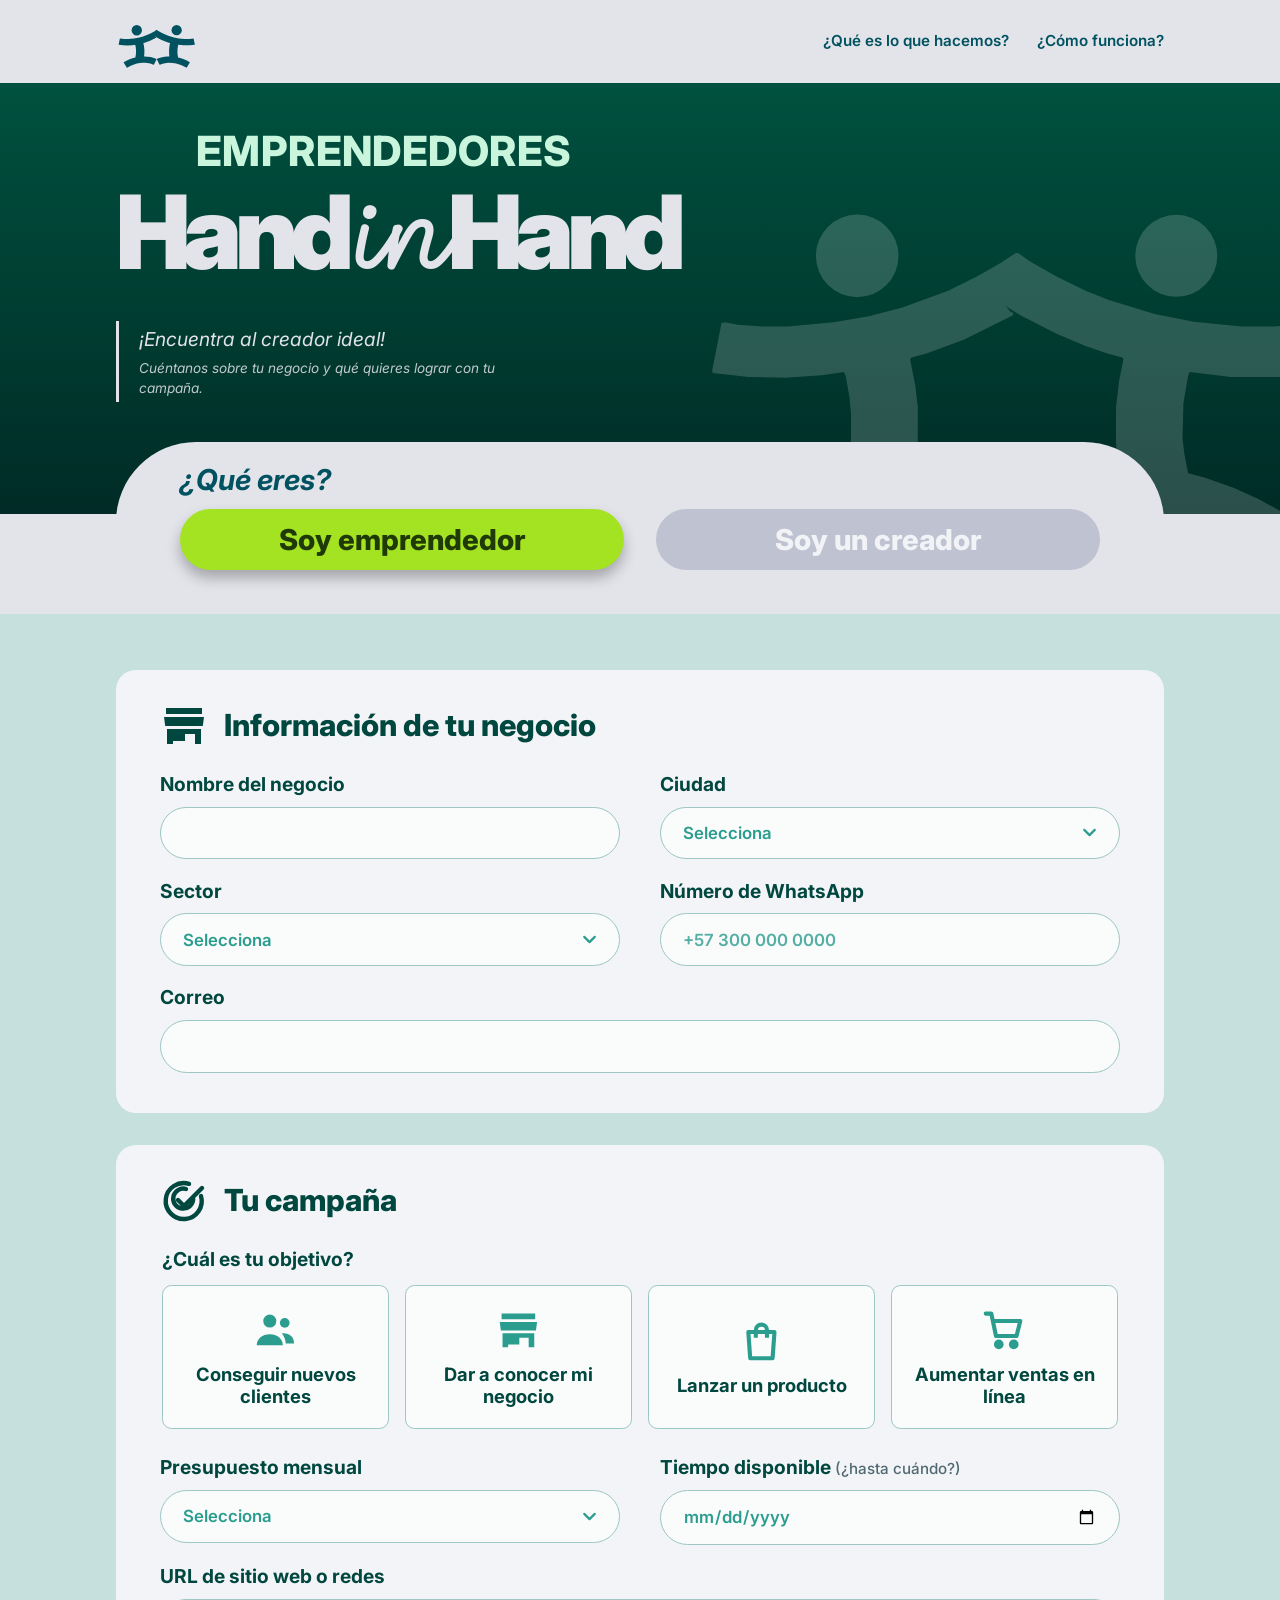
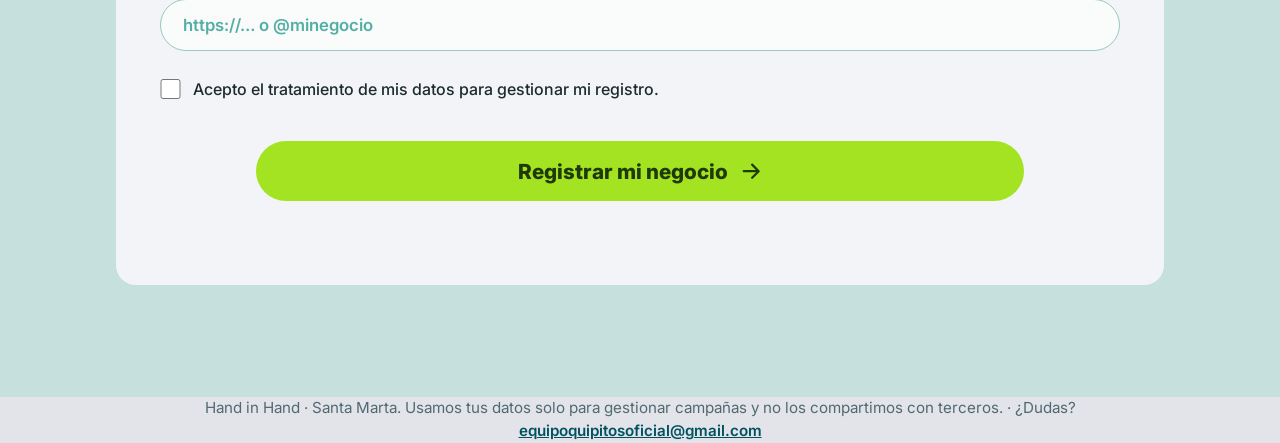
<file: registro.html>
<!DOCTYPE html>
<html lang="es">
<head>
<meta charset="UTF-8">
<meta name="viewport" content="width=device-width, initial-scale=1">
<title>Regístrate | Hand in Hand</title>
<meta name="description" content="Registra tu emprendimiento o postúlate como creador en Hand in Hand.">
<link rel="preconnect" href="https://fonts.googleapis.com">
<link rel="preconnect" href="https://fonts.gstatic.com" crossorigin>
<link href="https://fonts.googleapis.com/css2?family=Momo+Signature&family=Inter:ital,wght@0,300;0,400;0,500;0,600;0,700;0,800;0,900;1,400;1,600;1,700&display=swap" rel="stylesheet">
<style>
:root{--bg:#E3E4EA;--card:#F3F4F7;--field:#FAFBFB;--line:#9CC7C2;--dark:#00171F;--teal:#005260;--deep:#00473F;--green:#70A312;--lime:#A4E322;--cyan:#00E4E8;--mint:#C5E0DD;--acc:#2A9D8F;--text:#1d2b30;--muted:#4f6a70;--off:#BFC2D0}
*,*::before,*::after{box-sizing:border-box}
body{margin:0;background:var(--bg);color:var(--text);font:400 1rem/1.5 "Inter",system-ui,sans-serif}
h1,h2,h3,p{margin:0}
a{color:inherit}
svg{display:block}
.wrap{max-width:68rem;margin:0 auto;padding:0 1.25rem}

/* Encabezado */
.top{display:flex;justify-content:space-between;align-items:center;gap:1rem;padding-block:.9rem}
.logo{display:block;color:var(--teal)}
.logo-svg{width:5rem;height:auto;fill:currentColor}
nav{display:flex;gap:1.75rem}
nav a{text-decoration:none;font-weight:600;font-size:.95rem;color:var(--teal)}
nav a:hover{text-decoration:underline}
@media(max-width:34rem){nav a:first-child{display:none}}

/* Portada */
.hero{position:relative;overflow:hidden;background:linear-gradient(180deg,#00513F 0%,#002B26 100%);color:var(--bg);padding:3rem 0 7rem}
.hero-bg{position:absolute;right:-4%;top:10%;width:min(58%,40rem);color:#fff;opacity:.17;pointer-events:none}
.hero-bg svg{width:100%;height:auto;fill:currentColor}
.hero .wrap{position:relative}
.kicker{font:800 clamp(1.6rem,4vw,2.6rem)/1 "Inter",sans-serif;color:#C8F5DC;letter-spacing:.01em;margin-left:clamp(1rem,7vw,5rem)}
.wordmark{font:900 clamp(3rem,9vw,6.4rem)/1 "Inter",sans-serif;letter-spacing:-.075em;white-space:nowrap}
.wordmark i{font:400 .82em "Momo Signature",cursive;letter-spacing:-.02em;margin:0 .02em 0 .04em;font-style:normal}
.quote{border-left:3px solid var(--bg);padding:.25rem 0 .25rem 1.25rem;margin-top:1.75rem;max-width:26rem}
.quote p:first-child{font-style:italic;font-size:1.2rem}
.quote p+p{font-style:italic;font-size:.85rem;opacity:.85;margin-top:.25rem}

/* Selector ¿Qué eres? */
.chooser{position:relative;margin-top:-4.5rem;background:var(--bg);border-radius:5rem 5rem 0 0;padding:1.25rem 1.5rem 2.5rem}
@media(min-width:48rem){.chooser{padding:1.25rem 4rem 2.75rem}}
@media(max-width:34rem){.chooser{border-radius:2.5rem 2.5rem 0 0}}
.chooser h2{font:italic 700 1.8rem "Inter",sans-serif;color:var(--teal);margin-bottom:.75rem}
.tabs{display:grid;grid-template-columns:1fr 1fr;gap:1rem 2rem}
.tabs button{font:800 clamp(1.05rem,2.6vw,1.8rem) "Inter",sans-serif;padding:.8rem 1rem;border:0;border-radius:999px;background:var(--off);color:#F2F3F7;cursor:pointer;transition:background .2s,color .2s,box-shadow .2s}
.tabs button:hover{background:#aeb2c4}
.tabs button[aria-selected="true"]{background:var(--lime);color:#1F3A07;box-shadow:0 8px 14px rgba(0,0,0,.28)}

/* Formularios */
.forms{background:var(--mint);padding:3.5rem 0 5rem}
.box{background:var(--card);border-radius:1.25rem;padding:1.75rem 1.5rem 2rem;margin-bottom:2rem}
@media(min-width:48rem){.box{padding:2rem 2.75rem 2.5rem}}
.box h3{display:flex;align-items:center;gap:1rem;font-size:clamp(1.4rem,3vw,1.9rem);font-weight:800;color:var(--deep);margin-bottom:1.25rem}
.box h3 svg{width:3rem;height:3rem;flex:none;color:var(--deep)}
.grid{display:grid;gap:1.1rem 2.5rem}
@media(min-width:44rem){.grid{grid-template-columns:1fr 1fr}}
.full{grid-column:1/-1}
label,.lbl{display:block;font-weight:700;font-size:1.2rem;color:var(--deep)}
.opt{font-weight:500;font-size:.95rem;color:var(--muted)}
input,select{display:block;width:100%;margin-top:.5rem;font:600 1.05rem "Inter",sans-serif;color:var(--text);background:var(--field);border:1.5px solid var(--line);border-radius:999px;padding:.95rem 1.4rem;outline:none;transition:border-color .15s,box-shadow .15s}
input::placeholder{color:var(--acc);opacity:.8}
select{appearance:none;-webkit-appearance:none;color:var(--acc);cursor:pointer;background-image:url("data:image/svg+xml,%3Csvg xmlns='http://www.w3.org/2000/svg' viewBox='0 0 24 24' fill='none' stroke='%232A9D8F' stroke-width='2.5' stroke-linecap='round' stroke-linejoin='round'%3E%3Cpath d='M6 9l6 6 6-6'/%3E%3C/svg%3E");background-repeat:no-repeat;background-position:right 1.2rem center;background-size:1.3rem;padding-right:3rem}
select.filled{color:var(--text)}
input:focus,select:focus{border-color:var(--acc);box-shadow:0 0 0 4px rgba(42,157,143,.18)}
input[type=date]{color:var(--acc)}
input[type=date].filled{color:var(--text)}

/* Tarjetas de opción (objetivo / red) */
.tiles{display:grid;gap:1rem;grid-template-columns:repeat(2,1fr);margin-top:.75rem;border:0;padding:0}
@media(min-width:44rem){.tiles{grid-template-columns:repeat(4,1fr)}}
.tiles legend{padding:0;margin-bottom:.75rem}
.tile{position:relative;cursor:pointer;font-size:1.15rem}
.tile input{position:absolute;opacity:0;width:1px;height:1px;margin:0;pointer-events:none}
.tile span{display:flex;flex-direction:column;align-items:center;justify-content:center;gap:.6rem;min-height:9rem;height:100%;padding:1rem .75rem;text-align:center;background:var(--field);border:1.5px solid var(--line);border-radius:.6rem;color:var(--deep);font-weight:700;line-height:1.2;transition:background .15s,border-color .15s,transform .15s}
.tile svg{width:2.8rem;height:2.8rem;color:var(--acc)}
.tile:hover span{transform:translateY(-2px);border-color:var(--acc)}
.tile input:checked+span{background:#E6F8C8;border-color:var(--green);box-shadow:inset 0 0 0 2px var(--green)}
.tile input:focus-visible+span{outline:3px solid var(--cyan);outline-offset:3px}

.check{display:flex;gap:.75rem;align-items:flex-start;font-weight:500;font-size:1rem;color:var(--text);margin-top:.5rem}
.check input{width:1.3rem;height:1.3rem;margin:.1rem 0 0;flex:none;accent-color:var(--green);border-radius:.3rem}
.hp{position:absolute!important;left:-9999px!important;width:1px;height:1px;overflow:hidden}
.submit{display:flex;align-items:center;justify-content:center;gap:.75rem;width:min(100%,48rem);margin:2.5rem auto 0;font:800 1.3rem "Inter",sans-serif;color:#1F3A07;background:var(--lime);border:0;border-radius:999px;padding:1.1rem 2rem;cursor:pointer;transition:filter .15s,transform .15s}
.submit svg{width:1.4rem;height:1.4rem}
.submit:hover{filter:brightness(1.05);transform:translateY(-2px)}
.submit[disabled]{opacity:.6;cursor:wait;transform:none}
.status{text-align:center;font-weight:700;font-size:1.1rem;margin:1rem auto 0;min-height:1.6em;max-width:40rem}
.status.ok{color:#3c7a00}
.status.err{color:#b3261e}


/* ===== MODO CREADOR (azul) ===== */
body.modo-creador .hero{background:linear-gradient(180deg,#00485C 0%,#001C26 100%)}
body.modo-creador .tabs button[aria-selected="true"]{background:#48CAE4;color:#00303A}
body.modo-creador .forms{background:#C6DADF}
body.modo-creador .tile input:checked+span{background:#DDF6FB;border-color:#1BA9C4;box-shadow:inset 0 0 0 2px #1BA9C4}
body.modo-creador .submit{background:#48CAE4;color:#00303A}
body.modo-creador .check input{accent-color:#1BA9C4}
body.modo-creador .status.ok{color:#00708A}
footer{padding-block:2rem;color:var(--muted);font-size:.95rem;text-align:center}
footer a{color:var(--teal);font-weight:600}
:focus-visible{outline:3px solid var(--cyan);outline-offset:3px}
@media(prefers-reduced-motion:reduce){*{transition:none!important}}

/* ===== Recomendaciones (MVP) ===== */
#matches{margin-top:2rem}
#matches[hidden]{display:none}
.mt-title{font-size:clamp(1.4rem,3vw,1.9rem);font-weight:800;color:var(--deep);margin-bottom:.4rem}
.mt-sub{color:var(--muted);margin-bottom:1.4rem}
.mt-grid{display:grid;grid-template-columns:repeat(auto-fill,minmax(15.5rem,1fr));gap:1rem}
.mt-card{background:#fff;border:2px solid var(--mint);border-radius:1.1rem;padding:1.1rem 1.1rem 1.2rem;display:flex;flex-direction:column;gap:.35rem;text-align:left}
.mt-card.sel{border-color:var(--green);box-shadow:0 0 0 3px rgba(164,227,34,.35)}
.mt-top{display:flex;align-items:center;gap:.75rem;margin-bottom:.2rem}
.mt-av{width:3.6rem;height:3.6rem;border-radius:50%;object-fit:cover;flex:none;border:3px solid var(--mint);background:var(--mint)}
.mt-ini{display:flex;align-items:center;justify-content:center;font-weight:800;font-size:1.25rem;color:#fff;background:var(--teal)}
.mt-name{font-weight:800;font-size:1.15rem;color:var(--deep)}
.mt-meta{color:var(--muted);font-size:.92rem}
.mt-tag{align-self:flex-start;font-size:.78rem;font-weight:700;background:var(--mint);color:var(--deep);border-radius:999px;padding:.2rem .65rem}
.mt-tag.top{background:var(--lime);color:#1F3A07}
.mt-btn{margin-top:auto;padding:.7rem 1rem;border:0;border-radius:999px;font:700 .95rem "Inter",sans-serif;background:var(--teal);color:#fff;cursor:pointer}
.mt-btn:hover{filter:brightness(1.12)}
.mt-btn[disabled]{opacity:.55;cursor:default}
.mt-pkgs{display:grid;grid-template-columns:repeat(auto-fit,minmax(13rem,1fr));gap:.8rem;margin:1rem 0}
.mt-pkg{background:#fff;border:2px solid var(--mint);border-radius:1rem;padding:1rem;cursor:pointer;display:block}
.mt-pkg{position:relative}
.mt-pkg input{position:absolute;opacity:0;width:1px;height:1px;pointer-events:none}
.mt-pkg.on{border-color:var(--green);box-shadow:0 0 0 3px rgba(164,227,34,.35)}
.mt-pkg b{display:block;color:var(--deep)}
.mt-pkg small{display:block;color:var(--muted);margin-top:.2rem}
.mt-step{margin-top:1.6rem}
.mt-note{background:var(--mint);border-radius:.9rem;padding:.9rem 1.1rem;font-weight:600;color:var(--deep);margin:.6rem 0 1rem}
.mt-send{display:block;width:100%;max-width:24rem;margin:1rem 0 0;padding:1rem 1.4rem;border:0;border-radius:999px;font:800 1.1rem "Inter",sans-serif;background:var(--lime);color:#1F3A07;cursor:pointer}
.mt-send[disabled]{opacity:.6;cursor:wait}
.mt-err{color:#b3261e;font-weight:700;margin-top:.8rem}
.mt-track{display:grid;grid-template-columns:repeat(auto-fit,minmax(9rem,1fr));gap:.6rem;margin:1.2rem 0;padding:0;list-style:none}
.mt-track li{background:#fff;border:2px dashed var(--line);border-radius:.9rem;padding:.8rem;font-weight:700;color:var(--muted);text-align:center}
.mt-track li.done{border:2px solid var(--green);color:var(--deep);background:#F1FBD8}
</style>
</head>
<body>
<svg width="0" height="0" style="position:absolute" aria-hidden="true">
  <symbol id="i-arrow" viewBox="0 0 24 24"><path d="M4 12h15M13 5l7 7-7 7" fill="none" stroke="currentColor" stroke-width="2.4" stroke-linecap="round" stroke-linejoin="round"/></symbol>
  <symbol id="i-store" viewBox="0 0 24 24"><path fill="currentColor" d="M3 3h18v3H3zM2 7.5h20l-.6 4.5H2.6zM3.5 13.5h17V21h-3v-5h-5v3.5h-6V21h-3zM6.5 16h4v2h-4z"/></symbol>
  <symbol id="i-target" viewBox="0 0 24 24"><g fill="none" stroke="currentColor" stroke-width="2.2" stroke-linecap="round"><path d="M20.5 9.5A9 9 0 1 1 14.5 3.4"/><path d="M16.6 11a5 5 0 1 1-3.6-5"/><path d="M9 11.5l3 3 9-9"/></g></symbol>
  <symbol id="i-user" viewBox="0 0 24 24"><g fill="currentColor"><circle cx="12" cy="7" r="4.5"/><path d="M3 21c0-4.4 4-7.5 9-7.5s9 3.1 9 7.5z"/></g></symbol>
  <symbol id="i-heart" viewBox="0 0 24 24"><path fill="currentColor" d="M12 21s-8.5-5.3-8.5-11.2C3.5 6.6 5.9 4 9 4c1.3 0 2.3.5 3 1.6C12.7 4.5 13.7 4 15 4c3.1 0 5.5 2.6 5.5 5.8C20.5 15.7 12 21 12 21z"/></symbol>
</svg>

<header class="wrap top">
  <a class="logo" href="index.html" aria-label="Hand in Hand, inicio"><svg class="logo-svg" viewBox="0 0 206 140" aria-hidden="true"><path d="M104.5 41.2 103.5 41.5 99.5 44.2 92.5 48.2 82.8 53.0 67.8 58.5 57.2 61.2 46.0 63.2 31.2 64.5 22.8 64.5 15.0 64.0 10.8 63.2 9.8 63.5 6.8 78.8 7.0 79.5 18.5 80.8 30.2 81.0 42.2 80.2 49.2 79.2 49.8 80.5 51.0 87.2 51.5 92.5 51.5 100.5 51.0 105.5 49.8 111.8 44.2 113.2 35.0 116.5 28.2 119.5 19.5 124.2 19.8 125.2 27.8 138.2 28.5 138.2 38.2 133.0 44.5 130.5 53.8 127.8 62.0 126.2 68.0 125.8 74.8 125.8 80.5 126.2 88.5 127.8 96.5 130.5 97.5 130.5 104.5 116.8 104.5 116.0 96.0 112.8 89.0 111.0 80.8 109.8 73.5 109.5 72.2 109.0 73.0 102.2 73.0 90.5 72.2 83.5 70.5 75.0 71.0 74.5 75.8 73.2 87.8 68.8 103.5 61.0 103.8 60.2 102.8 59.8 101.2 57.8 101.2 55.2Z"/><circle cx="53.5" cy="41.8" r="13.3"/><g transform="translate(-50 0)"><path d="M154.5 40.8 146.0 53.2 145.8 54.5 156.2 61.0 167.5 66.8 177.0 70.8 184.0 73.2 188.8 74.5 189.2 75.0 187.8 82.0 186.8 90.5 186.8 102.2 187.5 109.0 186.2 109.5 181.8 109.5 175.0 110.2 168.5 111.5 159.2 114.2 155.2 116.0 155.2 116.8 162.2 130.5 163.2 130.5 170.2 128.0 179.2 126.2 185.0 125.8 195.8 126.0 205.0 127.5 215.2 130.5 221.5 133.0 230.8 138.0 232.0 138.2 240.0 125.2 240.2 124.2 232.5 120.0 224.8 116.5 215.5 113.2 210.0 111.8 208.8 105.5 208.2 100.5 208.5 89.2 210.0 80.5 210.5 79.2 223.8 80.8 241.2 80.8 252.8 79.5 253.0 78.8 250.0 63.5 249.2 63.2 245.0 64.0 238.0 64.5 227.2 64.5 211.8 63.0 199.2 60.5 184.5 56.0 177.0 53.0 167.2 48.2 159.0 43.5 155.5 41.0Z"/><circle cx="206.2" cy="41.8" r="13.2"/></g></svg></a>
  <nav>
    <a href="index.html#que-hacemos">¿Qué es lo que hacemos?</a>
    <a href="index.html#como-funciona">¿Cómo funciona?</a>
  </nav>
</header>

<main>
  <section class="hero">
    <div class="hero-bg" aria-hidden="true"><svg class="logo-svg" viewBox="0 0 206 140" aria-hidden="true"><path d="M104.5 41.2 103.5 41.5 99.5 44.2 92.5 48.2 82.8 53.0 67.8 58.5 57.2 61.2 46.0 63.2 31.2 64.5 22.8 64.5 15.0 64.0 10.8 63.2 9.8 63.5 6.8 78.8 7.0 79.5 18.5 80.8 30.2 81.0 42.2 80.2 49.2 79.2 49.8 80.5 51.0 87.2 51.5 92.5 51.5 100.5 51.0 105.5 49.8 111.8 44.2 113.2 35.0 116.5 28.2 119.5 19.5 124.2 19.8 125.2 27.8 138.2 28.5 138.2 38.2 133.0 44.5 130.5 53.8 127.8 62.0 126.2 68.0 125.8 74.8 125.8 80.5 126.2 88.5 127.8 96.5 130.5 97.5 130.5 104.5 116.8 104.5 116.0 96.0 112.8 89.0 111.0 80.8 109.8 73.5 109.5 72.2 109.0 73.0 102.2 73.0 90.5 72.2 83.5 70.5 75.0 71.0 74.5 75.8 73.2 87.8 68.8 103.5 61.0 103.8 60.2 102.8 59.8 101.2 57.8 101.2 55.2Z"/><circle cx="53.5" cy="41.8" r="13.3"/><g transform="translate(-50 0)"><path d="M154.5 40.8 146.0 53.2 145.8 54.5 156.2 61.0 167.5 66.8 177.0 70.8 184.0 73.2 188.8 74.5 189.2 75.0 187.8 82.0 186.8 90.5 186.8 102.2 187.5 109.0 186.2 109.5 181.8 109.5 175.0 110.2 168.5 111.5 159.2 114.2 155.2 116.0 155.2 116.8 162.2 130.5 163.2 130.5 170.2 128.0 179.2 126.2 185.0 125.8 195.8 126.0 205.0 127.5 215.2 130.5 221.5 133.0 230.8 138.0 232.0 138.2 240.0 125.2 240.2 124.2 232.5 120.0 224.8 116.5 215.5 113.2 210.0 111.8 208.8 105.5 208.2 100.5 208.5 89.2 210.0 80.5 210.5 79.2 223.8 80.8 241.2 80.8 252.8 79.5 253.0 78.8 250.0 63.5 249.2 63.2 245.0 64.0 238.0 64.5 227.2 64.5 211.8 63.0 199.2 60.5 184.5 56.0 177.0 53.0 167.2 48.2 159.0 43.5 155.5 41.0Z"/><circle cx="206.2" cy="41.8" r="13.2"/></g></svg></div>
    <div class="wrap">
      <p class="kicker" id="kicker">EMPRENDEDORES</p>
      <h1 class="wordmark" aria-label="Hand in Hand">Hand<i>in</i>Hand</h1>
      <div class="quote">
        <p id="quoteA">¡Encuentra al creador ideal!</p>
        <p id="quoteB">Cuéntanos sobre tu negocio y qué quieres lograr con tu campaña.</p>
      </div>
    </div>
  </section>

  <div class="wrap">
    <section class="chooser" id="registro">
      <h2>¿Qué eres?</h2>
      <div class="tabs" role="tablist" aria-label="Tipo de registro">
        <button type="button" role="tab" id="tab-emprendedor" aria-controls="emprendedor" aria-selected="true" data-tab="emprendedor">Soy emprendedor</button>
        <button type="button" role="tab" id="tab-creador" aria-controls="creador" aria-selected="false" data-tab="creador" tabindex="-1">Soy un creador</button>
      </div>
    </section>
  </div>

  <div class="forms">
    <div class="wrap">

      <!-- ===== FORMULARIO EMPRENDEDORES → pestaña "Emprendimientos" ===== -->
      <form id="emprendedor" role="tabpanel" aria-labelledby="tab-emprendedor" data-action="registrar_emprendimiento" novalidate>
        <div class="box">
          <h3><svg><use href="#i-store"/></svg>Información de tu negocio</h3>
          <div class="grid">
            <label>Nombre del negocio <input name="negocio" required maxlength="80" autocomplete="organization"></label>
            <label>Ciudad
              <select name="ciudad" required>
                <option value="">Selecciona</option>
                <option>Santa Marta</option>
                <option>Otra ciudad (te avisamos cuando lleguemos)</option>
              </select>
            </label>
            <label>Sector
              <select name="sector" required>
                <option value="">Selecciona</option>
                <optgroup label="COMIDA">
                  <option>Comida: restaurantes y comida rápida</option>
                  <option>Comida: cafés, postres y bebidas</option>
                  <option>Comida: bares y gastronomía local</option>
                </optgroup>
                <optgroup label="MODA">
                  <option>Moda: ropa y accesorios</option>
                  <option>Moda: calzado y bolsos</option>
                  <option>Moda: joyería y bisutería</option>
                  <option>Moda: artesanías y moda local</option>
                </optgroup>
                <optgroup label="MAQUILLAJE">
                  <option>Maquillaje: maquillaje y cosméticos</option>
                  <option>Maquillaje: cuidado de piel y belleza</option>
                  <option>Maquillaje: peluquería, uñas y estética</option>
                </optgroup>
                <option>Otra categoría (te avisamos cuando lleguemos a ella)</option>
              </select>
            </label>
            <label>Número de WhatsApp <input name="whatsapp" type="tel" placeholder="+57 300 000 0000" required autocomplete="tel"></label>
            <label class="full">Correo <input name="correo" type="email" required autocomplete="email"></label>
          </div>
        </div>

        <div class="box">
          <h3><svg><use href="#i-target"/></svg>Tu campaña</h3>
          <fieldset class="tiles">
            <legend class="lbl">¿Cuál es tu objetivo?</legend>
            <label class="tile"><input type="radio" name="objetivo" value="Conseguir nuevos clientes" required><span><svg viewBox="0 0 24 24" fill="currentColor"><circle cx="9" cy="7" r="3.5"/><circle cx="17" cy="8" r="2.6"/><path d="M2 20c0-3.6 3.1-6 7-6s7 2.4 7 6zM15.5 13.6c3.6-.4 6.5 1.6 6.5 5.4h-4.5c0-2-.8-3.9-2-5.4z"/></svg>Conseguir nuevos clientes</span></label>
            <label class="tile"><input type="radio" name="objetivo" value="Dar a conocer mi marca"><span><svg><use href="#i-store"/></svg>Dar a conocer mi negocio</span></label>
            <label class="tile"><input type="radio" name="objetivo" value="Lanzar un producto"><span><svg viewBox="0 0 24 24" fill="none" stroke="currentColor" stroke-width="2.2" stroke-linejoin="round"><path d="M5 7h14l-1 14H6z"/><path d="M9 10V6a3 3 0 0 1 6 0v4"/></svg>Lanzar un producto</span></label>
            <label class="tile"><input type="radio" name="objetivo" value="Aumentar ventas en línea"><span><svg viewBox="0 0 24 24" fill="none" stroke="currentColor" stroke-width="2.2" stroke-linecap="round" stroke-linejoin="round"><path d="M2 3h3l2.5 12h11l2-8H6.3"/><circle cx="9" cy="19.5" r="1.5" fill="currentColor"/><circle cx="17" cy="19.5" r="1.5" fill="currentColor"/></svg>Aumentar ventas en línea</span></label>
          </fieldset>

          <div class="grid" style="margin-top:1.5rem">
            <label>Presupuesto mensual
              <select name="presupuesto" required>
                <option value="">Selecciona</option>
                <option>Menos de 200.000 COP</option><option>200.000 a 500.000 COP</option>
                <option>500.000 a 1.000.000 COP</option><option>Más de 1.000.000 COP</option>
              </select>
            </label>
            <label>Tiempo disponible <span class="opt">(¿hasta cuándo?)</span> <input name="tiempo_disponible" type="date"></label>
            <label class="full">URL de sitio web o redes <input name="url_destino" placeholder="https://… o @minegocio" required maxlength="200"></label>
            <label class="hp" aria-hidden="true">No llenar <input name="website" tabindex="-1" autocomplete="off"></label>
            <label class="check full"><input type="checkbox" required> Acepto el tratamiento de mis datos para gestionar mi registro.</label>
          </div>

          <button class="submit" type="submit">Registrar mi negocio <svg><use href="#i-arrow"/></svg></button>
          <p class="status" role="status" aria-live="polite"></p>
        </div>
      </form>

      <!-- ===== FORMULARIO CREADORES → pestaña "Creadores" ===== -->
      <form id="creador" role="tabpanel" aria-labelledby="tab-creador" data-action="registrar_creador" novalidate hidden>
        <div class="box">
          <h3><svg><use href="#i-user"/></svg>Información personal</h3>
          <div class="grid">
            <label>Nombre <input name="nombre" required maxlength="80" autocomplete="name"></label>
            <label>Ciudad
              <select name="ciudad" required>
                <option value="">Selecciona</option>
                <option>Santa Marta</option>
                <option>Otra ciudad (te avisamos cuando lleguemos)</option>
              </select>
            </label>
            <label>Número de WhatsApp <input name="whatsapp" type="tel" placeholder="+57 300 000 0000" required autocomplete="tel"></label>
            <label>Correo <input name="correo" type="email" required autocomplete="email"></label>
          </div>
        </div>

        <div class="box">
          <h3><svg><use href="#i-heart"/></svg>Tu comunidad</h3>
          <fieldset class="tiles">
            <legend class="lbl">¿Cuál es tu red principal?</legend>
            <label class="tile"><input type="radio" name="red" value="Instagram" required><span><svg viewBox="0 0 24 24" fill="none" stroke="currentColor" stroke-width="2.2"><rect x="3" y="3" width="18" height="18" rx="5"/><circle cx="12" cy="12" r="4"/><circle cx="17.3" cy="6.7" r="1.1" fill="currentColor" stroke="none"/></svg>Instagram</span></label>
            <label class="tile"><input type="radio" name="red" value="TikTok"><span><svg viewBox="0 0 24 24" fill="currentColor"><path d="M14 2h3.2c.3 2.4 1.8 4 4.3 4.3v3.3c-1.6 0-3-.5-4.3-1.3v7.1A6.6 6.6 0 1 1 10.6 9v3.4a3.2 3.2 0 1 0 3.4 3.2z"/></svg>TikTok</span></label>
            <label class="tile"><input type="radio" name="red" value="YouTube"><span><svg viewBox="0 0 24 24" fill="currentColor"><path d="M22 8.2c-.2-1.7-1-2.9-2.8-3.1C16.6 4.8 12 4.8 12 4.8s-4.6 0-7.2.3C3 5.3 2.2 6.5 2 8.2 1.8 9.6 1.8 12 1.8 12s0 2.4.2 3.8c.2 1.7 1 2.9 2.8 3.1 2.6.3 7.2.3 7.2.3s4.6 0 7.2-.3c1.8-.2 2.6-1.4 2.8-3.1.2-1.4.2-3.8.2-3.8s0-2.4-.2-3.8zM10 15.2V8.8l5.5 3.2z"/></svg>YouTube</span></label>
            <label class="tile"><input type="radio" name="red" value="Otra"><span><svg viewBox="0 0 24 24" fill="currentColor"><circle cx="5" cy="12" r="2.2"/><circle cx="12" cy="12" r="2.2"/><circle cx="19" cy="12" r="2.2"/></svg>Otra</span></label>
          </fieldset>

          <div class="grid" style="margin-top:1.5rem">
            <label>Usuario en esa red <input name="usuario_red" placeholder="@usuario" required maxlength="60"></label>
            <label>Seguidores <input name="seguidores" type="number" min="0" inputmode="numeric" required></label>
            <label>Nicho o tema
              <select name="nicho" required>
                <option value="">Selecciona</option>
                <optgroup label="COMIDA">
                  <option>Comida: comida y gastronomía</option>
                  <option>Comida: cafés y postres</option>
                  <option>Comida: reseñas de restaurantes</option>
                </optgroup>
                <optgroup label="MODA">
                  <option>Moda: moda y ropa</option>
                  <option>Moda: estilo y outfits</option>
                  <option>Moda: accesorios y joyería</option>
                </optgroup>
                <optgroup label="MAQUILLAJE">
                  <option>Maquillaje: maquillaje</option>
                  <option>Maquillaje: cuidado de piel y belleza</option>
                  <option>Maquillaje: peinados y uñas</option>
                </optgroup>
                <optgroup label="GENERAL">
                  <option>General: cualquier categoría</option>
                </optgroup>
                <option>Otra categoría (te avisamos cuando lleguemos a ella)</option>
              </select>
            </label>
            <label>Tarifa por publicación (COP) <span class="opt">(opcional)</span> <input name="tarifa" type="number" min="0" inputmode="numeric"></label>
            <label class="hp" aria-hidden="true">No llenar <input name="website" tabindex="-1" autocomplete="off"></label>
            <label class="check full"><input type="checkbox" required> Acepto el tratamiento de mis datos para gestionar mi postulación.</label>
          </div>

          <button class="submit" type="submit">Postularme como creador <svg><use href="#i-arrow"/></svg></button>
          <p class="status" role="status" aria-live="polite"></p>
        </div>
      </form>

      <section id="matches" class="box" hidden aria-live="polite"></section>

    </div>
  </div>
</main>

<footer class="wrap">Hand in Hand · Santa Marta. Usamos tus datos solo para gestionar campañas y no los compartimos con terceros. · ¿Dudas? <a href="mailto:equipoquipitosoficial@gmail.com">equipoquipitosoficial@gmail.com</a></footer>

<!-- Tu archivo de siempre con la URL del Apps Script -->
<script src="assets/config.js"></script>
<script>
(function(){
  /* ============================================================
     URL DE TU APPS SCRIPT
     Esta página la toma sola de assets/config.js.
     Si algún día falla, pega aquí tu URL (la que termina en /exec):
     ============================================================ */
  var API_URL_MANUAL = "";

  function findApiUrl(){
    if(API_URL_MANUAL) return API_URL_MANUAL;
    var isUrl=function(v){return typeof v==="string"&&/^https:\/\/script\.google(usercontent)?\.com\//.test(v)};
    var dig=function(v,depth){
      if(isUrl(v)) return v;
      if(v&&typeof v==="object"&&depth<3){for(var k in v){try{var r=dig(v[k],depth+1);if(r)return r}catch(e){}}}
      return null;
    };
    var names=["CONFIG","config","Config","APP_CONFIG","API_URL","SCRIPT_URL","APPS_SCRIPT_URL","WEB_APP_URL","WEBAPP_URL","URL_API","API","ENDPOINT","GAS_URL","URL"];
    for(var i=0;i<names.length;i++){
      try{var v=(0,eval)("typeof "+names[i]+'!=="undefined"?'+names[i]+":undefined");var r=dig(v,0);if(r)return r}catch(e){}
    }
    for(var k in window){try{var r2=dig(window[k],1);if(r2)return r2}catch(e){}}
    return "";
  }
  var API_URL=findApiUrl();

  /* ---------- Pestañas ---------- */
  var TEXT={
    emprendedor:{kicker:"EMPRENDEDORES",a:"¡Encuentra al creador ideal!",b:"Cuéntanos sobre tu negocio y qué quieres lograr con tu campaña."},
    creador:{kicker:"CREADORES",a:"¡Conecta con emprendimientos!",b:"Cuéntanos sobre ti y tu comunidad para proponerte campañas afines."}
  };
  var tabs=[].slice.call(document.querySelectorAll(".tabs [role=tab]"));
  function select(name,focus){
    tabs.forEach(function(t){
      var on=t.dataset.tab===name;
      t.setAttribute("aria-selected",on);t.tabIndex=on?0:-1;
      document.getElementById(t.dataset.tab).hidden=!on;
      if(on&&focus)t.focus();
    });
    document.body.classList.toggle("modo-creador",name==="creador");
    var tx=TEXT[name];
    document.getElementById("kicker").textContent=tx.kicker;
    document.getElementById("quoteA").textContent=tx.a;
    document.getElementById("quoteB").textContent=tx.b;
  }
  tabs.forEach(function(t,i){
    t.addEventListener("click",function(){select(t.dataset.tab);history.replaceState(null,"","#"+t.dataset.tab)});
    t.addEventListener("keydown",function(e){
      if(e.key==="ArrowRight"||e.key==="ArrowLeft"){e.preventDefault();var n=tabs[(i+(e.key==="ArrowRight"?1:tabs.length-1))%tabs.length];select(n.dataset.tab,true)}
    });
  });
  var h=location.hash.replace("#","");
  if(h==="creador")select("creador");else select("emprendedor");
  if(h){setTimeout(function(){document.getElementById("registro").scrollIntoView({behavior:"smooth"})},150)}

  /* Color del texto en selects y fecha cuando ya tienen valor */
  document.querySelectorAll("select,input[type=date]").forEach(function(el){
    var f=function(){el.classList.toggle("filled",!!el.value)};el.addEventListener("change",f);f();
  });


  /* ---------- Recomendaciones y solicitud (MVP) ---------- */
  var PKGS=[
    {k:"basica",n:"Campaña básica",p:300000,d:"1 reel de 1 minuto + historias (3 fotos)"},
    {k:"feed",n:"Básico + feed",p:550000,d:"Campaña básica + publicación en el feed (3 fotos)"},
    {k:"completo",n:"Paquete completo",p:1240000,d:"2 videos de 3 min + historias + feed (6 fotos)"}
  ];
  var money=function(n){return "$"+String(n).replace(/\B(?=(\d{3})+(?!\d))/g,".")};
  var esc=function(t){return String(t==null?"":t).replace(/[&<>"']/g,function(c){return {"&":"&amp;","<":"&lt;",">":"&gt;",'"':"&quot;","'":"&#39;"}[c]})};
  var box=document.getElementById("matches");

  function api(params){
    var q=Object.keys(params).map(function(k){return k+"="+encodeURIComponent(params[k])}).join("&");
    return fetch(API_URL+(API_URL.indexOf("?")<0?"?":"&")+q).then(function(r){return r.json()});
  }

  var FOTOS={"C001":"[data-uri]","C002":"[data-uri]","C003":"[data-uri]","C004":"[data-uri]","C005":"[data-uri]","C006":"[data-uri]","C007":"[data-uri]","C008":"[data-uri]","C009":"[data-uri]","C010":"[data-uri]","C011":"[data-uri]","C012":"[data-uri]","C013":"[data-uri]","E001":"[data-uri]","E002":"[data-uri]","E003":"[data-uri]","E004":"[data-uri]","E005":"[data-uri]","E006":"[data-uri]","E007":"[data-uri]"};
  function avatar(it){
    var f=FOTOS[it.id];
    if(f)return '<img class="mt-av" src="'+f+'" alt="'+esc(it.nombre)+'">';
    return '<span class="mt-av mt-ini">'+esc((it.nombre||"?").trim().charAt(0).toUpperCase())+'</span>';
  }

  function showMatches(kind,data){
    var full=(kind==="emprendedor"?data.sector:data.nicho)||"";
    var cat=full.split(":")[0].trim();
    var esEmp=kind==="emprendedor";
    box.hidden=false;
    box.innerHTML='<h3 class="mt-title">Buscando…</h3>';
    box.scrollIntoView({behavior:"smooth",block:"start"});
    if(!API_URL){box.innerHTML='<p class="mt-err">No se encontró la URL del servicio.</p>';return}

    api({action:"recomendaciones",tipo:kind,categoria:cat,sub:full}).then(function(res){
      if(!res.ok)throw new Error(res.error);
      if(!res.items.length){
        box.innerHTML='<h3 class="mt-title">¡Gracias por registrarte!</h3><p class="mt-sub">'+
          (res.sinCategoria?"Todavía no trabajamos tu categoría, pero te avisamos apenas lleguemos a ella.":
          (esEmp?"Aún no tenemos creadores verificados de "+esc(cat)+" disponibles.":"Aún no hay emprendimientos de "+esc(cat)+" buscando creadores.")+" Te escribiremos por WhatsApp cuando haya una opción para ti.")+"</p>";
        return;
      }
      box.innerHTML=(esEmp
        ?'<h3 class="mt-title">Según lo que elegiste, estos creadores son los más acordes a tu negocio</h3><p class="mt-sub">Creadores verificados de Santa Marta en '+esc(cat)+'. Elige uno para continuar.</p>'
        :'<h3 class="mt-title">Estos emprendimientos de Santa Marta buscan creadores de '+esc(cat)+'</h3><p class="mt-sub">Pulsa «Me interesa» y le enviamos un correo al negocio para que te elija y te envíe su solicitud.</p>')
        +'<div class="mt-grid"></div><div class="mt-step" hidden></div>';
      var grid=box.querySelector(".mt-grid");
      res.items.forEach(function(it){
        var c=document.createElement("div");c.className="mt-card";
        c.innerHTML='<div class="mt-top">'+avatar(it)+(it.afin?'<span class="mt-tag top">Misma especialidad</span>':'<span class="mt-tag">'+(it.general?'General':esc(cat))+'</span>')+'</div>'+
          '<div class="mt-name">'+esc(it.nombre)+'</div>'+
          (esEmp?'<div class="mt-meta">'+esc(it.usuario)+' · '+esc(it.red)+'</div><div class="mt-meta">'+esc(it.seguidores)+' seguidores</div><div class="mt-meta">'+esc(it.area)+'</div>'
                :'<div class="mt-meta">'+esc(it.area)+'</div><div class="mt-meta">Busca: '+esc(it.objetivo||"—")+'</div><div class="mt-meta">Presupuesto: '+esc(it.presupuesto||"—")+'</div>')+
          '<button type="button" class="mt-btn">'+(esEmp?"Elegir este creador":"Me interesa")+'</button>';
        var b=c.querySelector(".mt-btn");
        b.addEventListener("click",function(){
          if(esEmp){
            grid.querySelectorAll(".mt-card").forEach(function(x){x.classList.remove("sel")});c.classList.add("sel");
            pickPackage(it,data);
          }else{
            b.disabled=true;b.textContent="Enviando…";
            api({action:"mostrar_interes",correo:data.correo,emprendimiento_id:it.id}).then(function(r){
              if(!r.ok)throw new Error(r.error);b.textContent=r.demo?"¡Listo! Revisa tu correo: el negocio te envió una solicitud":"¡Listo! El negocio recibió tu interés";
            }).catch(function(){b.disabled=false;b.textContent="Reintentar"});
          }
        });
        grid.appendChild(c);
      });
    }).catch(function(){
      box.innerHTML='<p class="mt-err">No pudimos cargar las recomendaciones. Tu registro sí quedó guardado; te escribiremos por WhatsApp.</p>';
    });
  }

  function pickPackage(creator,data){
    var step=box.querySelector(".mt-step");step.hidden=false;
    step.innerHTML='<h3 class="mt-title">Elige tu paquete con '+esc(creator.nombre)+'</h3><div class="mt-pkgs"></div><div class="mt-note" hidden></div><button type="button" class="mt-send" disabled>Enviar solicitud</button><p class="mt-err" hidden></p>';
    var wrap=step.querySelector(".mt-pkgs"),note=step.querySelector(".mt-note"),send=step.querySelector(".mt-send"),err=step.querySelector(".mt-err"),chosen=null;
    PKGS.forEach(function(p){
      var l=document.createElement("label");l.className="mt-pkg";
      l.innerHTML='<input type="radio" name="pkg"><b>'+p.n+' · '+money(p.p)+'</b><small>'+p.d+'</small>';
      l.querySelector("input").addEventListener("change",function(){
        chosen=p;wrap.querySelectorAll(".mt-pkg").forEach(function(x){x.classList.remove("on")});l.classList.add("on");
        note.hidden=false;note.textContent="Del total, el creador recibe el 70 % ("+money(Math.round(p.p*.7))+") y Hand in Hand el 30 % ("+money(Math.round(p.p*.3))+").";
        send.disabled=false;
      });
      wrap.appendChild(l);
    });
    step.scrollIntoView({behavior:"smooth",block:"nearest"});
    send.addEventListener("click",function(){
      if(!chosen)return;
      send.disabled=true;send.textContent="Enviando…";err.hidden=true;
      api({action:"crear_solicitud",correo:data.correo,creador_id:creator.id,paquete:chosen.k}).then(function(r){
        if(!r.ok)throw new Error(r.error);
        box.innerHTML=r.demo
          ?'<h3 class="mt-title">¡Solicitud aceptada!</h3><p class="mt-sub"><b>'+esc(creator.nombre)+'</b> aceptó la campaña «'+chosen.n+'» ('+money(chosen.p)+'). Te enviamos un correo con los detalles.</p><p class="mt-sub"><i>Modo demostración: en la operación real, el creador responde desde su correo.</i></p>'+
            '<ul class="mt-track"><li class="done">Solicitud enviada</li><li class="done">Creador acepta</li><li>Contenido en producción</li><li>Publicado y medido</li></ul>'
          :'<h3 class="mt-title">¡Solicitud enviada!</h3><p class="mt-sub">Le pedimos a <b>'+esc(creator.nombre)+'</b> la campaña «'+chosen.n+'» ('+money(chosen.p)+'). Te enviamos un correo de confirmación y te avisamos apenas responda. Si no lo ves en unos minutos, revisa tu carpeta de spam o promociones.</p>'+
            '<ul class="mt-track"><li class="done">Solicitud enviada</li><li>Creador acepta</li><li>Contenido en producción</li><li>Publicado y medido</li></ul>';
      }).catch(function(e){
        send.disabled=false;send.textContent="Enviar solicitud";err.hidden=false;err.textContent="No se pudo enviar la solicitud. Inténtalo de nuevo.";
      });
    });
  }

  /* ---------- Envío a Google Sheets ---------- */
  document.querySelectorAll("form[data-action]").forEach(function(form){
    var btn=form.querySelector(".submit"),status=form.querySelector(".status"),label=btn.innerHTML;
    function say(msg,cls){status.textContent=msg;status.className="status "+(cls||"")}

    form.addEventListener("submit",function(e){
      e.preventDefault();
      if(!form.checkValidity()){
        var bad=form.querySelector(":invalid");
        say(bad&&bad.type==="radio"?"Elige una de las opciones de arriba.":"Revisa los campos marcados: falta información o hay un dato mal escrito.","err");
        if(bad){bad.focus();if(bad.reportValidity)bad.reportValidity()}
        return;
      }
      if(!API_URL){say("No se encontró la URL del servicio. Revisa assets/config.js.","err");return}

      var data={},hp="";
      new FormData(form).forEach(function(v,k){if(k==="website")hp=String(v);else data[k]=String(v).trim()});

      btn.disabled=true;btn.textContent="Enviando…";say("");
      /* "no-cors": Google guarda el registro pero no deja leer su respuesta
         desde otra página; por eso no esperamos respuesta y damos el envío por hecho. */
      fetch(API_URL,{method:"POST",mode:"no-cors",headers:{"Content-Type":"text/plain;charset=utf-8"},body:JSON.stringify({action:form.dataset.action,hp:hp,data:data})})
        .then(function(){
          form.reset();form.querySelectorAll(".filled").forEach(function(el){el.classList.remove("filled")});
          say((form.id==="creador"?"¡Listo! Recibimos tu postulación.":"¡Listo! Tu negocio quedó registrado.")+" Te enviamos un correo de bienvenida; si no lo ves en unos minutos, revisa tu carpeta de spam o promociones.","ok");
          showMatches(form.id,data);
        })
        .catch(function(){say("Hubo un problema de conexión. Revisa tu internet e inténtalo otra vez.","err")})
        .then(function(){btn.disabled=false;btn.innerHTML=label});
    });
  });
})();
</script>
</body>
</html>
</file>
